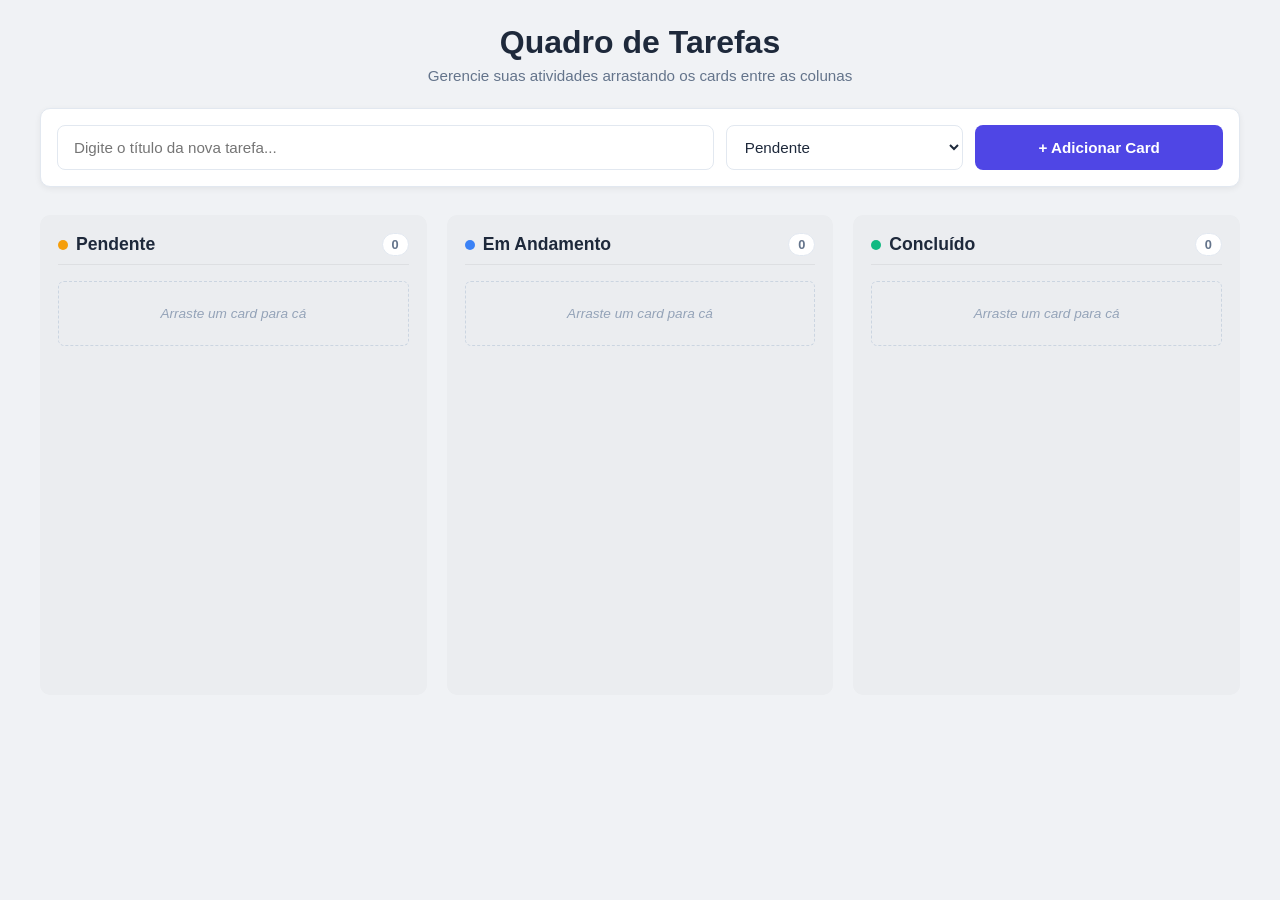
<file: desafio_03/index.html>
<!DOCTYPE html>
<html lang="pt-BR">
<head>
  <meta charset="UTF-8">
  <meta name="viewport" content="width=device-width, initial-scale=1.0">
  <title>Quadro de Tarefas (Kanban)</title>
  <!-- Vinculação do arquivo de estilo CSS -->
  <link rel="stylesheet" href="style.css">
</head>
<body>

  <!-- Container Principal da Aplicação -->
  <div class="app-wrapper">
    <header class="app-header">
      <h1>Quadro de Tarefas</h1>
      <p class="subtitulo">Gerencie suas atividades arrastando os cards entre as colunas</p>
    </header>

    <!-- Formulário para adicionar novo card -->
    <section class="secao-criacao">
      <form id="form-tarefa" class="form-tarefa">
        <input 
          type="text" 
          id="input-tarefa" 
          placeholder="Digite o título da nova tarefa..." 
          autocomplete="off"
          required
        >
        
        <select id="select-coluna-inicial" class="select-coluna">
          <option value="pendente">Pendente</option>
          <option value="em_andamento">Em Andamento</option>
          <option value="concluido">Concluído</option>
        </select>

        <button type="submit" id="btn-adicionar">+ Adicionar Card</button>
      </form>
    </section>

    <!-- Quadro de Colunas (Estilo Kanban) -->
    <main class="quadro-kanban">
      
      <!-- Coluna 1: Pendente -->
      <section class="coluna coluna-pendente" data-status="pendente">
        <div class="coluna-cabecalho">
          <div class="coluna-titulo-grupo">
            <span class="indicador-cor indicador-pendente"></span>
            <h2>Pendente</h2>
          </div>
          <span class="contador-badge" id="badge-pendente">0</span>
        </div>
        <div class="coluna-cards" id="cards-pendente">
          <!-- Cards adicionados via JavaScript -->
        </div>
      </section>

      <!-- Coluna 2: Em Andamento -->
      <section class="coluna coluna-em-andamento" data-status="em_andamento">
        <div class="coluna-cabecalho">
          <div class="coluna-titulo-grupo">
            <span class="indicador-cor indicador-andamento"></span>
            <h2>Em Andamento</h2>
          </div>
          <span class="contador-badge" id="badge-em_andamento">0</span>
        </div>
        <div class="coluna-cards" id="cards-em_andamento">
          <!-- Cards adicionados via JavaScript -->
        </div>
      </section>

      <!-- Coluna 3: Concluído -->
      <section class="coluna coluna-concluido" data-status="concluido">
        <div class="coluna-cabecalho">
          <div class="coluna-titulo-grupo">
            <span class="indicador-cor indicador-concluido"></span>
            <h2>Concluído</h2>
          </div>
          <span class="contador-badge" id="badge-concluido">0</span>
        </div>
        <div class="coluna-cards" id="cards-concluido">
          <!-- Cards adicionados via JavaScript -->
        </div>
      </section>

    </main>
  </div>

  <!-- Inclusão do JavaScript -->
  <script src="script.js"></script>
</body>
</html>
</file>
<file: desafio_03/style.css>
/* ============================================================
   VARIÁVEIS DE CORES E TEMA
   ============================================================ */
:root {
  --cor-fundo: #f0f2f5;
  --cor-card-bg: #ffffff;
  --cor-coluna-bg: #ebedf0;
  --cor-texto-principal: #1e293b;
  --cor-texto-secundario: #64748b;
  --cor-borda: #cbd5e1;
  --cor-borda-suave: #e2e8f0;

  /* Cores das colunas */
  --cor-pendente: #f59e0b;       /* Âmbar */
  --cor-pendente-bg: #fef3c7;
  --cor-andamento: #3b82f6;      /* Azul */
  --cor-andamento-bg: #dbeafe;
  --cor-concluido: #10b981;      /* Verde */
  --cor-concluido-bg: #d1fae5;

  --cor-primaria: #4f46e5;
  --cor-primaria-hover: #4338ca;
  --cor-perigo: #ef4444;
  --cor-perigo-hover: #dc2626;

  --sombra-card: 0 2px 6px rgba(0, 0, 0, 0.06);
  --sombra-card-hover: 0 8px 16px rgba(0, 0, 0, 0.1);
  --sombra-arrastando: 0 14px 28px rgba(0, 0, 0, 0.15);
  --raio-borda: 10px;
}

/* ============================================================
   RESET GERAL
   ============================================================ */
* {
  margin: 0;
  padding: 0;
  box-sizing: border-box;
}

body {
  font-family: 'Segoe UI', -apple-system, BlinkMacSystemFont, Roboto, sans-serif;
  background-color: var(--cor-fundo);
  color: var(--cor-texto-principal);
  min-height: 100vh;
  padding: 24px 16px;
}

/* ============================================================
   CONTAINER PRINCIPAL
   ============================================================ */
.app-wrapper {
  max-width: 1200px;
  margin: 0 auto;
}

.app-header {
  text-align: center;
  margin-bottom: 24px;
}

.app-header h1 {
  font-size: 2rem;
  color: var(--cor-texto-principal);
  margin-bottom: 6px;
}

.subtitulo {
  color: var(--cor-texto-secundario);
  font-size: 0.95rem;
}

/* ============================================================
   SEÇÃO DE CRIAÇÃO (FORMULÁRIO)
   ============================================================ */
.secao-criacao {
  background-color: #ffffff;
  padding: 16px;
  border-radius: var(--raio-borda);
  border: 1px solid var(--cor-borda-suave);
  box-shadow: var(--sombra-card);
  margin-bottom: 28px;
}

.form-tarefa {
  display: flex;
  gap: 12px;
  flex-wrap: wrap;
}

.form-tarefa input {
  flex: 3;
  min-width: 240px;
  padding: 12px 16px;
  font-size: 0.95rem;
  border: 1.5px solid var(--cor-borda-suave);
  border-radius: 8px;
  outline: none;
  transition: border-color 0.2s, box-shadow 0.2s;
}

.form-tarefa input:focus {
  border-color: var(--cor-primaria);
  box-shadow: 0 0 0 3px rgba(79, 70, 229, 0.15);
}

.select-coluna {
  flex: 1;
  min-width: 160px;
  padding: 12px 14px;
  font-size: 0.95rem;
  background-color: #ffffff;
  border: 1.5px solid var(--cor-borda-suave);
  border-radius: 8px;
  outline: none;
  cursor: pointer;
  color: var(--cor-texto-principal);
}

.select-coluna:focus {
  border-color: var(--cor-primaria);
}

.form-tarefa button {
  flex: 1;
  min-width: 160px;
  background-color: var(--cor-primaria);
  color: #ffffff;
  border: none;
  padding: 12px 20px;
  font-size: 0.95rem;
  font-weight: 600;
  border-radius: 8px;
  cursor: pointer;
  transition: background-color 0.2s, transform 0.1s;
}

.form-tarefa button:hover {
  background-color: var(--cor-primaria-hover);
}

.form-tarefa button:active {
  transform: scale(0.98);
}

/* ============================================================
   QUADRO KANBAN (COLUNAS)
   ============================================================ */
.quadro-kanban {
  display: grid;
  grid-template-columns: repeat(3, 1fr);
  gap: 20px;
  align-items: flex-start;
}

/* Em telas menores, as colunas ficam empilhadas */
@media (max-width: 900px) {
  .quadro-kanban {
    grid-template-columns: 1fr;
  }
}

/* Estilo individual de cada coluna */
.coluna {
  background-color: var(--cor-coluna-bg);
  border-radius: var(--raio-borda);
  padding: 16px;
  display: flex;
  flex-direction: column;
  min-height: 480px;
  border: 2px dashed transparent;
  transition: border-color 0.2s, background-color 0.2s;
}

/* Efeito visual quando um card está sendo arrastado sobre a coluna */
.coluna.drag-over {
  border-color: var(--cor-primaria);
  background-color: #e0e7ff;
}

/* Cabeçalho da coluna */
.coluna-cabecalho {
  display: flex;
  justify-content: space-between;
  align-items: center;
  margin-bottom: 16px;
  padding-bottom: 8px;
  border-bottom: 1.5px solid rgba(0, 0, 0, 0.06);
}

.coluna-titulo-grupo {
  display: flex;
  align-items: center;
  gap: 8px;
}

.coluna-titulo-grupo h2 {
  font-size: 1.1rem;
  font-weight: 700;
  color: var(--cor-texto-principal);
}

/* Bolinha indicadora de cor da coluna */
.indicador-cor {
  width: 10px;
  height: 10px;
  border-radius: 50%;
  display: inline-block;
}

.indicador-pendente { background-color: var(--cor-pendente); }
.indicador-andamento { background-color: var(--cor-andamento); }
.indicador-concluido { background-color: var(--cor-concluido); }

/* Badge de contagem de cards */
.contador-badge {
  background-color: #ffffff;
  color: var(--cor-texto-secundario);
  font-size: 0.8rem;
  font-weight: 700;
  padding: 3px 9px;
  border-radius: 12px;
  border: 1px solid var(--cor-borda-suave);
}

/* Área que contém os cards */
.coluna-cards {
  display: flex;
  flex-direction: column;
  gap: 12px;
  flex: 1;
  min-height: 120px;
}

/* ============================================================
   ESTILO DOS CARDS
   ============================================================ */
.card-tarefa {
  background-color: var(--cor-card-bg);
  border-radius: 8px;
  padding: 14px;
  box-shadow: var(--sombra-card);
  border: 1px solid var(--cor-borda-suave);
  cursor: grab;
  user-select: none;
  transition: transform 0.15s ease, box-shadow 0.15s ease, opacity 0.2s;
  display: flex;
  flex-direction: column;
  gap: 10px;
}

.card-tarefa:hover {
  transform: translateY(-2px);
  box-shadow: var(--sombra-card-hover);
}

.card-tarefa:active {
  cursor: grabbing;
}

/* Estado durante o arraste */
.card-tarefa.arrastando {
  opacity: 0.4;
  transform: scale(0.98);
  box-shadow: var(--sombra-arrastando);
}

/* Conteúdo de texto do card */
.card-conteudo {
  font-size: 0.95rem;
  color: var(--cor-texto-principal);
  line-height: 1.4;
  word-break: break-word;
}

/* Estilo do card quando concluído */
.card-tarefa[data-status="concluido"] .card-conteudo {
  text-decoration: line-through;
  color: var(--cor-texto-secundario);
}

/* Rodapé do card: Ações rápidas e exclusão */
.card-rodape {
  display: flex;
  align-items: center;
  justify-content: space-between;
  padding-top: 8px;
  border-top: 1px solid #f1f5f9;
  font-size: 0.8rem;
}

/* Seletor rápido de coluna (ótimo para celular ou quem prefere clicar) */
.card-mover-select {
  padding: 4px 8px;
  border: 1px solid var(--cor-borda-suave);
  border-radius: 6px;
  font-size: 0.78rem;
  background-color: #f8fafc;
  color: var(--cor-texto-secundario);
  outline: none;
  cursor: pointer;
}

.card-mover-select:hover {
  background-color: #f1f5f9;
}

/* Botão de excluir o card */
.btn-deletar-card {
  background: none;
  border: none;
  color: var(--cor-perigo);
  padding: 4px 6px;
  border-radius: 4px;
  cursor: pointer;
  font-size: 0.85rem;
  transition: background-color 0.2s, color 0.2s;
}

.btn-deletar-card:hover {
  background-color: #fee2e2;
  color: var(--cor-perigo-hover);
}

/* Mensagem de coluna vazia */
.coluna-vazia {
  text-align: center;
  color: #94a3b8;
  font-size: 0.85rem;
  font-style: italic;
  padding: 24px 8px;
  border: 1px dashed #cbd5e1;
  border-radius: 6px;
}
</file>
